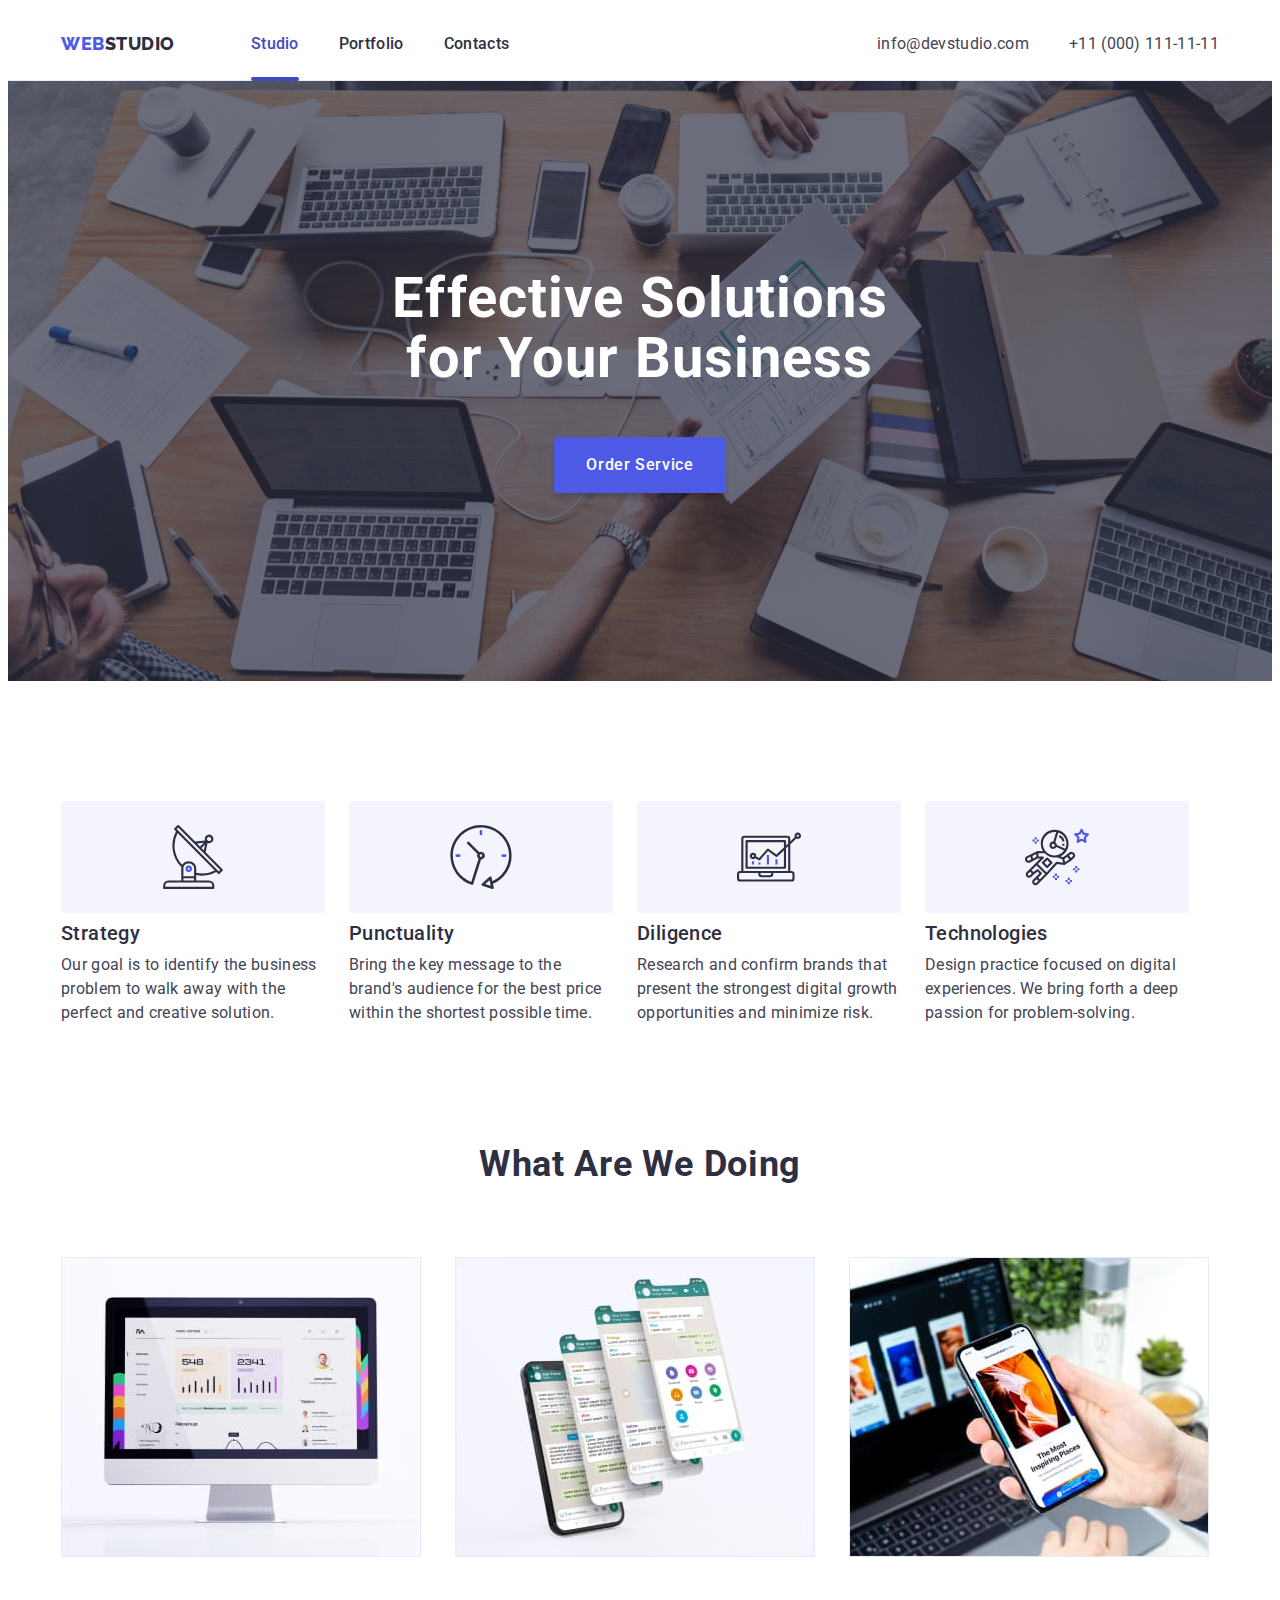
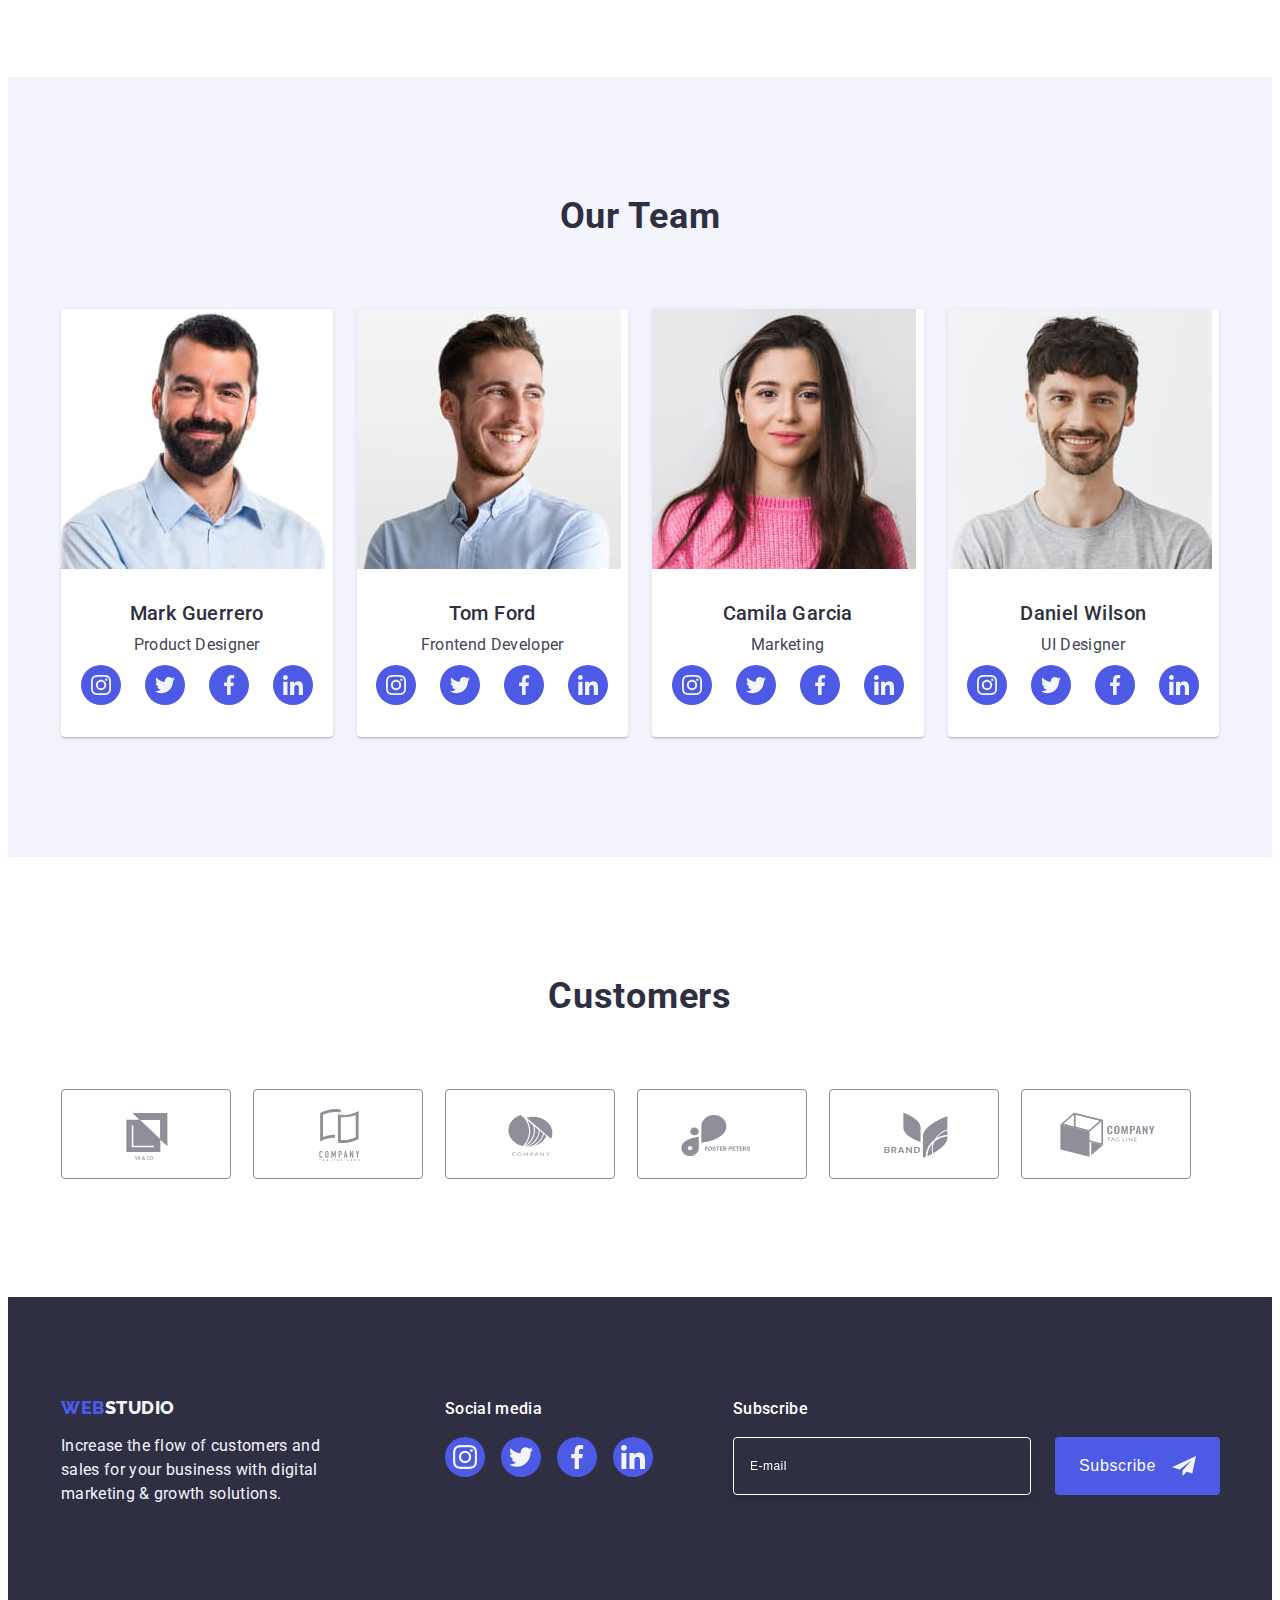
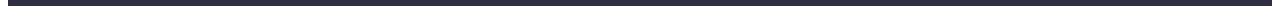
<file: index.html>
<!DOCTYPE html>
<html lang="en">
<head>
    <meta charset="UTF-8">
    <meta http-equiv="X-UA-Compatible" content="IE=edge">
    <meta name="viewport" content="width=device-width, initial-scale=1.0">
    <title>Main Page</title>
    <link rel="preconnect" href="https://fonts.googleapis.com">
    <link rel="preconnect" href="https://fonts.gstatic.com" crossorigin>
    <link href="https://fonts.googleapis.com/css2?family=Raleway:wght@800&family=Roboto:wght@400;500;700&display=swap" rel="stylesheet">
    <link rel="stylesheet" href="https://cdnjs.cloudflare.com/ajax/libs/modern-normalize/1.1.0/modern-normalize.min.css" integrity="sha512-wpPYUAdjBVSE4KJnH1VR1HeZfpl1ub8YT/NKx4PuQ5NmX2tKuGu6U/JRp5y+Y8XG2tV+wKQpNHVUX03MfMFn9Q==" crossorigin="anonymous" referrerpolicy="no-referrer" />
    <link rel="stylesheet" href="./css/styles.css" />
</head>
<body>
    <!-- HEADER -->
    <header class="page-header">
        <div class="page-header-container container">
            <nav class="page-nav">
                <a class="header-logotype logotype link" href="./index.html">Web<span class="logotype-second-color-dark">Studio</span></a>
                <ul class="menu list">
                    <li class="menu-item"><a class="menu-link link current" href="./index.html">Studio</a></li>
                    <li class="menu-item"><a class="menu-link link" href="./portfolio.html">Portfolio</a></li>
                    <li class="menu-item"><a class="menu-link link" href="">Contacts</a></li>
                </ul>
            </nav>
            <address class="address">
                <ul class="contact-address list">
                    <li class="contact-item"><a class="contact contact-mail link" href="mailto:info@devstudio.com">info@devstudio.com</a></li>
                    <li class="contact-item"><a class="contact link" href="tel:+110001111111">+11 (000) 111-11-11</a></li>
                </ul>
            </address>
        </div>
    </header>
    <main>
        <!-- HERO -->
        <section class="hero">
            <div class="container">
                <h1 class="hero-title">Effective Solutions for Your Business</h1>
                <button class="hero-modal-btn modal-btn" type="button" data-modal-open>Order Service</button>
            </div>
        </section>
        <!-- ADVANTAGES -->
        <section class="advantages">
            <div class="container">
                <h2 class="advantages-headline visually-hidden">Examples of solutions</h2>
                <ul class="advantages-list list">
                    <li class="advantages-item">
                        <div class="adventages-icon-container">
                            <svg class="adventages-icon" width="64" height="64">
                                <use href="./images/icons.svg#antenna"></use>
                            </svg>
                        </div>
                        <h3 class="advantages-title title">Strategy</h3>
                        <p class="advantages-description description">Our goal is to identify the business
                            problem to walk away with the perfect and creative solution. </p>
                    </li>
                    <li class="advantages-item">
                        <div class="adventages-icon-container">
                            <svg class="adventages-icon" width="64" height="64">
                                <use href="./images/icons.svg#clock"></use>
                            </svg>
                        </div>
                        <h3 class="advantages-title title">Punctuality</h3>
                        <p class="advantages-description description">Bring the key message to the brand's audience for the best price within the shortest possible time.</p>
                    </li>
                    <li class="advantages-item">
                        <div class="adventages-icon-container">
                            <svg class="adventages-icon" width="64" height="64">
                                <use href="./images/icons.svg#diagram"></use>
                            </svg>
                        </div>
                        <h3 class="advantages-title title">Diligence</h3>
                        <p class="advantages-description description">Research and confirm brands that present the strongest digital growth opportunities and minimize risk.</p>
                    </li>
                    <li class="advantages-item">
                        <div class="adventages-icon-container">
                            <svg class="adventages-icon" width="64" height="64">
                                <use href="./images/icons.svg#astronaut"></use>
                            </svg>
                        </div>
                        <h3 class="advantages-title title">Technologies</h3>
                        <p class="advantages-description description">Design practice focused on digital experiences. We bring forth a deep passion for problem-solving.</p>
                    </li>
                </ul>
            </div>
        </section>
        <!-- DOING -->
        <section class="doing section">
            <div class="container">
                <h2 class="doing-title headline">What are we doing</h2>
                <ul class="doing-list list">
                    <li class=doing-item><img src="./images/photo1.jpg" alt="laptop" width="360"></li>
                    <li class=doing-item><img src="./images/photo2.jpg" alt="phone" width="360"></li>
                    <li class=doing-item><img src="./images/photo3.jpg" alt="laptop and phone" width="360"></li>
                </ul>
            </div>
        </section>
        <!-- TEAM -->
        <section class="team section">
            <div class="container">
                <h2 class="team-title headline">Our Team</h2>
                <ul class="team-list list">
                    <li class="team-item">
                        <img src="./images/person1.jpg" alt="person" width="264">
                        <div class="team-text-container">
                            <h3 class="team-title title">Mark Guerrero</h3>
                            <p class="team-description description">Product Designer</p>
                            <ul class="social-list list">
                                <li class="social-list-item">
                                    <a href="" class="social-list-link">
                                        <svg class="social-list-icon" width="20" height="20">
                                            <use href="./images/icons.svg#instagram"></use>
                                        </svg>
                                    </a>
                                </li>
                                <li class="social-list-item">
                                    <a href="" class="social-list-link">
                                        <svg class="social-list-icon" width="20" height="20">
                                            <use href="./images/icons.svg#twitter"></use>
                                        </svg>
                                    </a>
                                </li>
                                <li class="social-list-item">
                                    <a href="" class="social-list-link">
                                        <svg class="social-list-icon" width="20" height="20">
                                            <use href="./images/icons.svg#facebook"></use>
                                        </svg>
                                    </a>
                                </li>
                                <li class="social-list-item">
                                    <a href="" class="social-list-link">
                                        <svg class="social-list-icon" width="20" height="20">
                                            <use href="./images/icons.svg#linkedin"></use>
                                        </svg>
                                    </a>
                                </li>
                            </ul>
                        </div>
                    </li>
                    <li class="team-item">
                        <img src="./images/person2.jpg" alt="person" width="264">
                        <div class="team-text-container">
                            <h3 class="team-title title">Tom Ford</h3>
                            <p class="team-description description">Frontend Developer</p>
                            <ul class="social-list list">
                                <li class="social-list-item">
                                    <a href="" class="social-list-link">
                                        <svg class="social-list-icon" width="20" height="20">
                                            <use href="./images/icons.svg#instagram"></use>
                                        </svg>
                                    </a>
                                </li>
                                <li class="social-list-item">
                                    <a href="" class="social-list-link">
                                        <svg class="social-list-icon" width="20" height="20">
                                            <use href="./images/icons.svg#twitter"></use>
                                        </svg>
                                    </a>
                                </li>
                                <li class="social-list-item">
                                    <a href="" class="social-list-link">
                                        <svg class="social-list-icon" width="20" height="20">
                                            <use href="./images/icons.svg#facebook"></use>
                                        </svg>
                                    </a>
                                </li>
                                <li class="social-list-item">
                                    <a href="" class="social-list-link">
                                        <svg class="social-list-icon" width="20" height="20">
                                            <use href="./images/icons.svg#linkedin"></use>
                                        </svg>
                                    </a>
                                </li>
                            </ul>
                        </div>
                    </li>
                    <li class="team-item">
                        <img src="./images/person3.jpg" alt="person" width="264">
                        <div class="team-text-container">
                            <h3 class="team-title title">Camila Garcia</h3>
                            <p class="team-description description">Marketing</p>
                            <ul class="social-list list">
                                <li class="social-list-item">
                                    <a href="" class="social-list-link">
                                        <svg class="social-list-icon" width="20" height="20">
                                            <use href="./images/icons.svg#instagram"></use>
                                        </svg>
                                    </a>
                                </li>
                                <li class="social-list-item">
                                    <a href="" class="social-list-link">
                                        <svg class="social-list-icon" width="20" height="20">
                                            <use href="./images/icons.svg#twitter"></use>
                                        </svg>
                                    </a>
                                </li>
                                <li class="social-list-item">
                                    <a href="" class="social-list-link">
                                        <svg class="social-list-icon" width="20" height="20">
                                            <use href="./images/icons.svg#facebook"></use>
                                        </svg>
                                    </a>
                                </li>
                                <li class="social-list-item">
                                    <a href="" class="social-list-link">
                                        <svg class="social-list-icon" width="20" height="20">
                                            <use href="./images/icons.svg#linkedin"></use>
                                        </svg>
                                    </a>
                                </li>
                            </ul>
                        </div>
                    </li>
                    <li class="team-item">
                        <img src="./images/person4.jpg" alt="person" width="264">
                        <div class="team-text-container">
                            <h3 class="team-title title">Daniel Wilson</h3>
                            <p class="team-description description">UI Designer</p>
                            <ul class="social-list list">
                                <li class="social-list-item">
                                    <a href="" class="social-list-link">
                                        <svg class="social-list-icon" width="20" height="20">
                                            <use href="./images/icons.svg#instagram"></use>
                                        </svg>
                                    </a>
                                </li>
                                <li class="social-list-item">
                                    <a href="" class="social-list-link">
                                        <svg class="social-list-icon" width="20" height="20">
                                            <use href="./images/icons.svg#twitter"></use>
                                        </svg>
                                    </a>
                                </li>
                                <li class="social-list-item">
                                    <a href="" class="social-list-link">
                                        <svg class="social-list-icon" width="20" height="20">
                                            <use href="./images/icons.svg#facebook"></use>
                                        </svg>
                                    </a>
                                </li>
                                <li class="social-list-item">
                                    <a href="" class="social-list-link">
                                        <svg class="social-list-icon" width="20" height="20">
                                            <use href="./images/icons.svg#linkedin"></use>
                                        </svg>
                                    </a>
                                </li>
                            </ul>
                        </div>
                    </li>
                </ul>
            </div>
        </section>
        <!-- CUSTOMERS -->
        <section class="customers section">
            <div class="container">
                <h2 class="customers-title headline">Customers</h2>
                <ul class="customers-list list">
                    <li class="customers-item">
                        <a href="" class="customers-link">
                            <svg class="customers-icon" width="104" height="56">
                                <use href="./images/icons.svg#yaco"></use>
                            </svg>
                        </a>
                    </li>
                    <li class="customers-item">
                        <a href="" class="customers-link">
                            <svg class="customers-icon" width="104" height="56">
                                <use href="./images/icons.svg#tagline"></use>
                            </svg>
                        </a>
                    </li>
                    <li class="customers-item">
                        <a href="" class="customers-link">
                            <svg class="customers-icon" width="104" height="56">
                                <use href="./images/icons.svg#company"></use>
                            </svg>
                        </a>
                    </li>
                    <li class="customers-item">
                        <a href="" class="customers-link">
                            <svg class="customers-icon" width="104" height="56">
                                <use href="./images/icons.svg#foster"></use>
                            </svg>
                        </a>
                    </li>
                    <li class="customers-item">
                        <a href="" class="customers-link">
                            <svg class="customers-icon" width="104" height="56">
                                <use href="./images/icons.svg#brand"></use>
                            </svg>
                        </a>
                    </li>
                    <li class="customers-item">
                        <a href="" class="customers-link">
                            <svg class="customers-icon" width="104" height="56">
                                <use href="./images/icons.svg#tag"></use>
                            </svg>
                        </a>
                    </li>
                </ul>
            </div>
        </section>
    </main>
    <!-- FOOTER -->
    <footer class="footer">
        <div class="footer-container container">
            <div class="footer-main-container">
                <a class="footer-logotype logotype link" href="./index.html">Web<span class="logotype-second-color-light">Studio</span></a>
                <p class="footer-description description">Increase the flow of customers and sales for your business with digital marketing & growth solutions.</p>
            </div>
            <div class="footer-link-container">
                <h2 class="footer-title">Social media</h2>
                <ul class="footer-list list">
                    <li class="footer-item">
                        <a href="" class="footer-link">
                            <svg class="footer-icon" width="24" height="24">
                                <use href="./images/icons.svg#instagram"></use>
                            </svg>
                        </a>
                    </li>
                    <li class="footer-item">
                        <a href="" class="footer-link">
                            <svg class="footer-icon" width="24" height="24">
                                <use href="./images/icons.svg#twitter"></use>
                            </svg>
                        </a>
                    </li>
                    <li class="footer-item">
                        <a href="" class="footer-link">
                            <svg class="footer-icon" width="24" height="24">
                                <use href="./images/icons.svg#facebook"></use>
                            </svg>
                        </a>
                    </li>
                    <li class="footer-item">
                        <a href="" class="footer-link">
                            <svg class="footer-icon" width="24" height="24">
                                <use href="./images/icons.svg#linkedin"></use>
                            </svg>
                        </a>
                    </li>
                </ul>
            </div>
            <div class="footer-subscribe-container">
                <h2 class="footer-title">Subscribe</h2>
                <form class="footer-form">
                    <label class="footer-form-field" aria-label="footer-email">
                        <input type="email" name="user_email" class="footer-form-input" placeholder="E-mail" required >
                    </label>
                    <button type="submit" class="footer-form-submit">
                        <p class="footer-submit-desc">Subscribe</p>
                        <svg class="footer-icon" width="24" height="24">
                            <use href="./images/icons.svg#subscribe"></use>
                        </svg>
                    </button>
                </form>
            </div>
        </div>
    </footer>
    <!-- MODAL FORM -->
    <div class="backdrop is-hidden" data-modal>
        <div class="modal">
            <button class="modal-close-btn" type="button" data-modal-close>
                <svg class="modal-close-btn-icon" width="8" height="8">
                    <use href="./images/icons.svg#close-btn"></use>
                </svg>
            </button>
            <p class="modal-description description">Leave your contacts and we will call you back</p>
            <form class="modal-form">
                <label class="modal-form-field">
                    <span class="modal-form-input-desc descriptionV2">Name</span>
                    <span class="modal-form-input-wrapper">
                        <input type="text" name="user_name" class="modal-form-input" required pattern="[a-zA-Zа-яА-Я]+" minlength="2">
                        <svg class="modal-form-input-icon" width="18" height="24">
                            <use href="./images/icons.svg#person"></use>
                        </svg>
                    </span>
                </label>
                <label class="modal-form-field">
                    <span class="modal-form-input-desc descriptionV2">Phone</span>
                    <span class="modal-form-input-wrapper">
                        <input type="tel" name="user_phone" class="modal-form-input" required pattern="[0-9]{3}-[0-9]{3}-[0-9]{2}-[0-9]{2}" title="xxx-xxx-xx-xx">
                        <svg class="modal-form-input-icon" width="18" height="24">
                            <use href="./images/icons.svg#phone"></use>
                        </svg>
                    </span>
                </label>
                <label class="modal-form-field">
                    <span class="modal-form-input-desc descriptionV2">Email</span>
                    <span class="modal-form-input-wrapper">
                        <input type="email" name="user_email" class="modal-form-input" required >
                        <svg class="modal-form-input-icon" width="18" height="24">
                            <use href="./images/icons.svg#email"></use>
                        </svg>
                    </span>
                </label>
                <label class="modal-form-field">
                    <span class="modal-form-input-desc descriptionV2">Comment</span>
                    <textarea name="user_message" class="modal-form-message" placeholder="Text input"></textarea>
                </label>
                <input id="user-policy" type="checkbox" name="user_policy" class="modal-form-check visually-hidden" required>
                <label for="user-policy" class="modal-form-check-desc descriptionV2">I accept the terms and conditions of the&nbsp;<a href="" class="user-policy-link">Privacy Policy</a></label>
                <button type="submit" class="modal-form-submit modal-btn">Send</button>
            </form>
        </div>
    </div>
    <script src="./js/modal.js"></script>
</body>
</html>
</file>
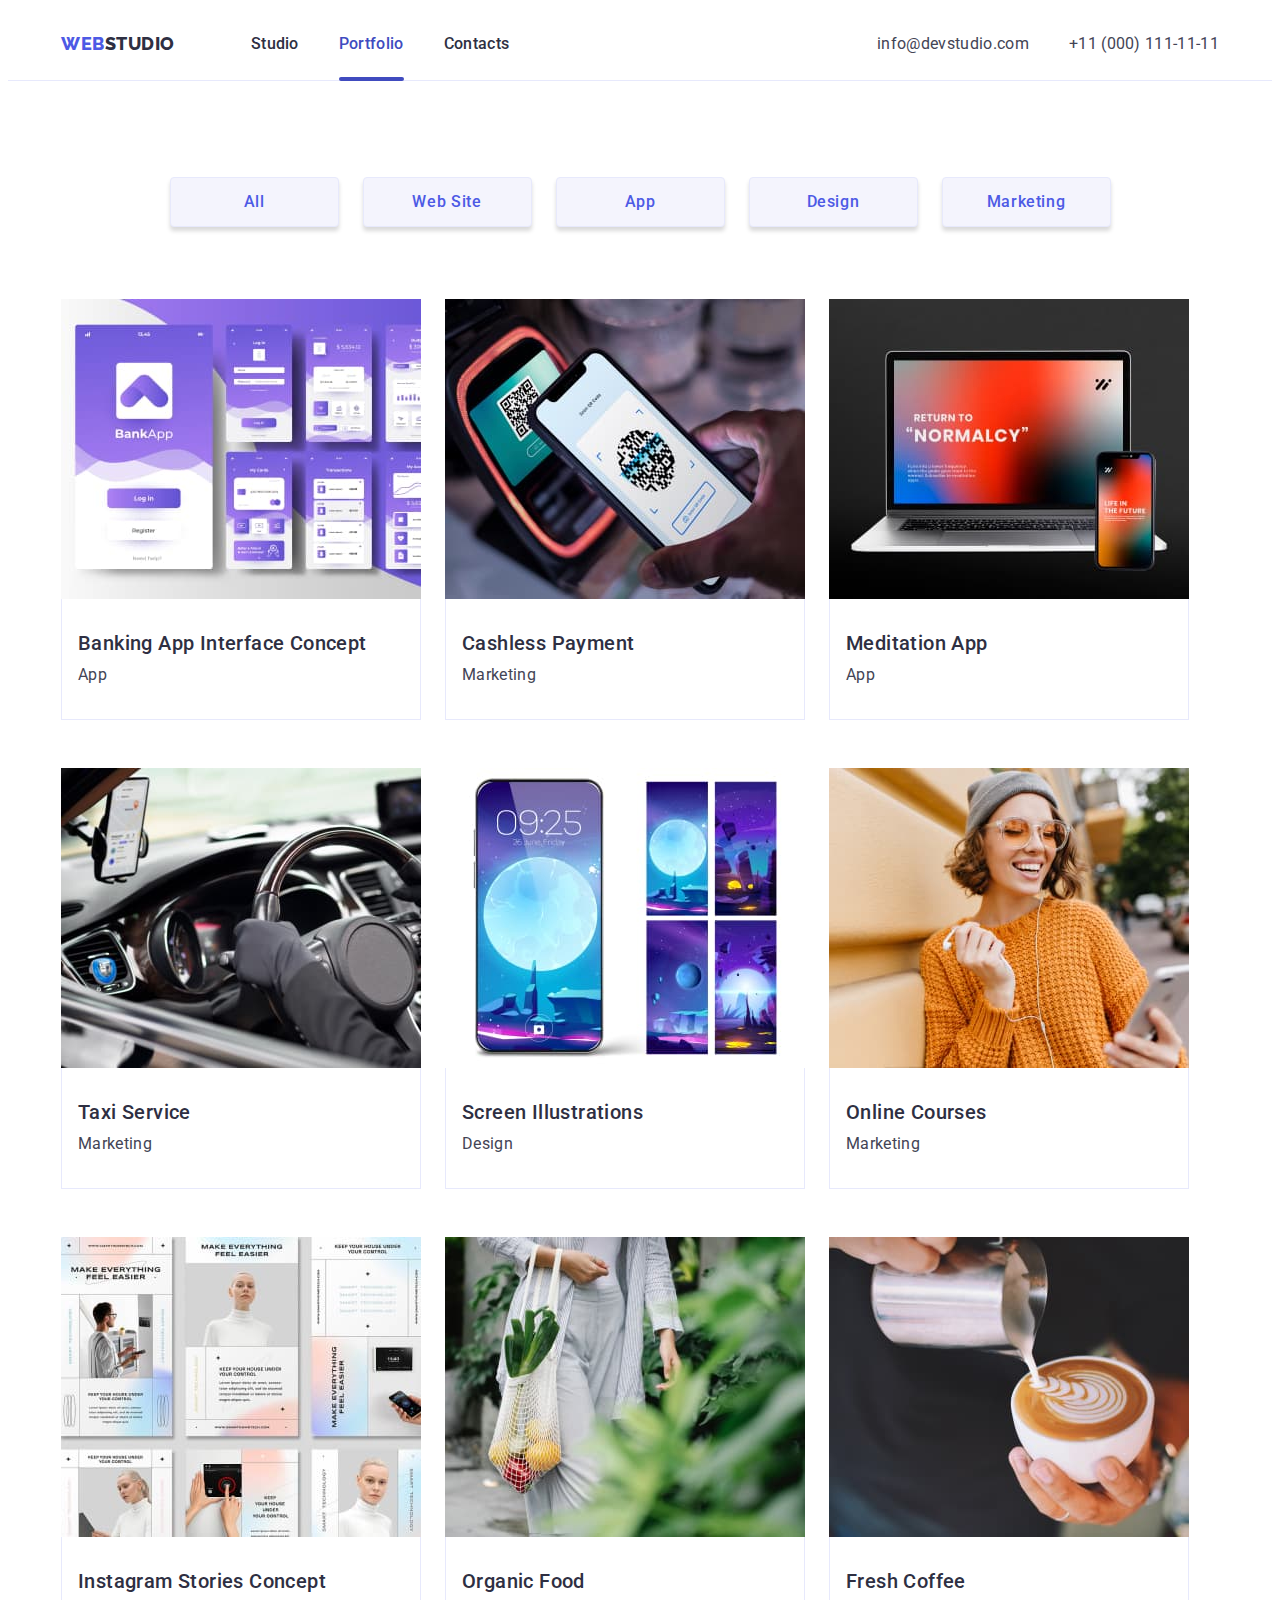
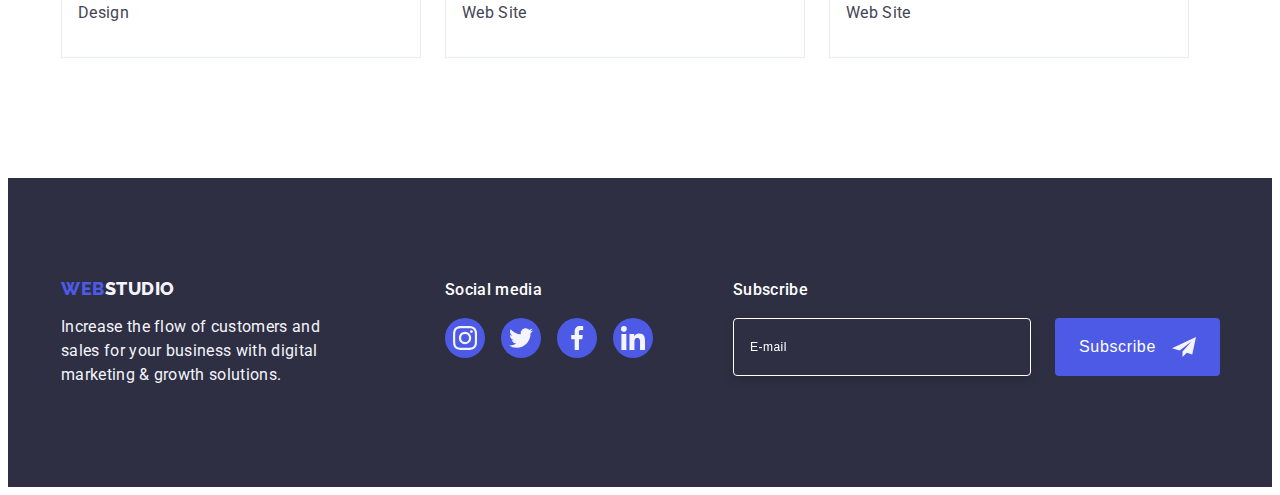
<file: portfolio.html>
<!DOCTYPE html>
<html lang="en">
<head>
    <meta charset="UTF-8">
    <meta http-equiv="X-UA-Compatible" content="IE=edge">
    <meta name="viewport" content="width=device-width, initial-scale=1.0">
    <title>Portfolio</title>
    <link rel="preconnect" href="https://fonts.googleapis.com">
    <link rel="preconnect" href="https://fonts.gstatic.com" crossorigin>
    <link href="https://fonts.googleapis.com/css2?family=Raleway:wght@800&family=Roboto:wght@400;500;700&display=swap" rel="stylesheet">
    <link rel="stylesheet" href="https://cdnjs.cloudflare.com/ajax/libs/modern-normalize/1.1.0/modern-normalize.min.css" integrity="sha512-wpPYUAdjBVSE4KJnH1VR1HeZfpl1ub8YT/NKx4PuQ5NmX2tKuGu6U/JRp5y+Y8XG2tV+wKQpNHVUX03MfMFn9Q==" crossorigin="anonymous" referrerpolicy="no-referrer" />
    <link rel="stylesheet" href="./css/styles.css" />
</head>
<body>
    <!-- HEADER -->
    <header class="page-header">
        <div class="page-header-container container">
            <nav class="page-nav">
                <a class="header-logotype logotype link" href="./index.html">Web<span class="logotype-second-color-dark">Studio</span></a>
                <ul class="menu list">
                    <li class="menu-item"><a class="menu-link link" href="./index.html">Studio</a></li>
                    <li class="menu-item"><a class="menu-link link current" href="./portfolio.html">Portfolio</a></li>
                    <li class="menu-item"><a class="menu-link link" href="">Contacts</a></li>
                </ul>
            </nav>
            <address class="address">
                <ul class="contact-address list">
                    <li class="contact-item"><a class="contact contact-mail link" href="mailto:info@devstudio.com">info@devstudio.com</a></li>
                    <li class="contact-item"><a class="contact link" href="tel:+110001111111">+11 (000) 111-11-11</a></li>
                </ul>
            </address>
        </div>
    </header>
    <main>
        <!-- FUNCTIONAL -->
        <section class="functional">
            <div class="container">
                <h1 class="visually-hidden">Site navigation</h1>
                    <ul class="functional-buttons-list list">
                        <li class="functional-buttons-item"><button class="functional-modal-btn modal-btn" type="button">All</button></li>
                        <li class="functional-buttons-item"><button class="functional-modal-btn modal-btn" type="button">Web Site</button></li>
                        <li class="functional-buttons-item"><button class="functional-modal-btn modal-btn" type="button">App</button></li>
                        <li class="functional-buttons-item"><button class="functional-modal-btn modal-btn" type="button">Design</button></li>
                        <li class="functional-buttons-item"><button class="functional-modal-btn modal-btn" type="button">Marketing</button></li>
                    </ul>
                    <ul class="functional-list list">
                        <li class="functional-item">
                            <a class="functional-link link" href="">
                                <div class="functional-list-img-wrapper">
                                    <img src="./images/portfolio_p1.jpg" alt="Banking App Interface Concept" width="360">
                                    <p class="overlay description">14 Stylish and User-Friendly App Design Concepts · Task Manager App · Calorie Tracker App · Exotic Fruit Ecommerce App · Cloud Storage App</p>
                                </div>
                            <div class="functional-text-container">
                                <h2 class="functional-title title">Banking App Interface Concept</h2>
                                <p class="functional-description description">App</p>
                            </div></a>
                        </li>
                        <li class="functional-item">
                            <a class="functional-link link" href="">
                                <div class="functional-list-img-wrapper">
                                    <img src="./images/portfolio_p2.jpg" alt="Cashless Payment" width="360">
                                    <p class="overlay description">14 Stylish and User-Friendly App Design Concepts · Task Manager App · Calorie Tracker App · Exotic Fruit Ecommerce App · Cloud Storage App</p>
                                </div>
                            <div class="functional-text-container">
                                <h2 class="functional-title title">Cashless Payment</h2>
                                <p class="functional-description description">Marketing</p>
                            </div></a>
                        </li>
                        <li class="functional-item">
                            <a class="functional-link link" href="">
                                <div class="functional-list-img-wrapper">
                                    <img src="./images/portfolio_p3.jpg" alt="Meditation App" width="360">
                                    <p class="overlay description">14 Stylish and User-Friendly App Design Concepts · Task Manager App · Calorie Tracker App · Exotic Fruit Ecommerce App · Cloud Storage App</p>
                                </div>
                            <div class="functional-text-container">
                                <h2 class="functional-title title">Meditation App</h2>
                                <p class="functional-description description">App</p>
                            </div></a>
                        </li>
                        <li class="functional-item">
                            <a class="functional-link link" href="">
                                <div class="functional-list-img-wrapper">
                                    <img src="./images/portfolio_p4.jpg" alt="Taxi Service" width="360">
                                    <p class="overlay description">14 Stylish and User-Friendly App Design Concepts · Task Manager App · Calorie Tracker App · Exotic Fruit Ecommerce App · Cloud Storage App</p>
                                </div>
                            <div class="functional-text-container">
                                <h2 class="functional-title title">Taxi Service</h2>
                                <p class="functional-description description">Marketing</p>
                            </div></a>
                        </li>
                        <li class="functional-item">
                            <a class="functional-link link" href="">
                                <div class="functional-list-img-wrapper">
                                    <img src="./images/portfolio_p5.jpg" alt="Screen Illustrations" width="360">
                                    <p class="overlay description">14 Stylish and User-Friendly App Design Concepts · Task Manager App · Calorie Tracker App · Exotic Fruit Ecommerce App · Cloud Storage App</p>
                                </div>
                            <div class="functional-text-container">
                                <h2 class="functional-title title">Screen Illustrations</h2>
                                <p class="functional-description description">Design</p>
                            </div></a>
                        </li>
                        <li class="functional-item">
                            <a class="functional-link link" href="">
                                <div class="functional-list-img-wrapper">
                                    <img src="./images/portfolio_p6.jpg" alt="Online Courses" width="360">
                                    <p class="overlay description">14 Stylish and User-Friendly App Design Concepts · Task Manager App · Calorie Tracker App · Exotic Fruit Ecommerce App · Cloud Storage App</p>
                                </div>
                            <div class="functional-text-container">
                                <h2 class="functional-title title">Online Courses</h2>
                                <p class="functional-description description">Marketing</p>
                            </div></a>
                        </li>
                        <li class="functional-item">
                            <a class="functional-link link" href="">
                                <div class="functional-list-img-wrapper">
                                    <img src="./images/portfolio_p7.jpg" alt="Instagram Stories Concept" width="360">
                                    <p class="overlay description">14 Stylish and User-Friendly App Design Concepts · Task Manager App · Calorie Tracker App · Exotic Fruit Ecommerce App · Cloud Storage App</p>
                                </div>
                            <div class="functional-text-container">
                                <h2 class="functional-title title">Instagram Stories Concept</h2>
                                <p class="functional-description description">Design</p>
                            </div></a>
                        </li>
                        <li class="functional-item">
                            <a class="functional-link link" href="">
                                <div class="functional-list-img-wrapper">
                                    <img src="./images/portfolio_p8.jpg" alt="Organic Food" width="360">
                                    <p class="overlay description">14 Stylish and User-Friendly App Design Concepts · Task Manager App · Calorie Tracker App · Exotic Fruit Ecommerce App · Cloud Storage App</p>
                                </div>
                            <div class="functional-text-container">
                                <h2 class="functional-title title">Organic Food</h2>
                                <p class="functional-description description">Web Site</p>
                            </div></a>
                        </li>
                        <li class="functional-item">
                            <a class="functional-link link" href="">
                                <div class="functional-list-img-wrapper">
                                    <img src="./images/portfolio_p9.jpg" alt="Fresh Coffee" width="360">
                                    <p class="overlay description">14 Stylish and User-Friendly App Design Concepts · Task Manager App · Calorie Tracker App · Exotic Fruit Ecommerce App · Cloud Storage App</p>
                                </div>
                            <div class="functional-text-container">
                                <h2 class="functional-title title">Fresh Coffee</h2>
                                <p class="functional-description description">Web Site</p>
                            </div></a>
                        </li>
                    </ul>
            </div>
        </section>
    </main>
    <!-- FOOTER -->
    <footer class="footer">
        <div class="footer-container container">
            <div class="footer-main-container">
                <a class="footer-logotype logotype link" href="./index.html">Web<span class="logotype-second-color-light">Studio</span></a>
                <p class="footer-description description">Increase the flow of customers and sales for your business with digital marketing & growth solutions.</p>
            </div>
            <div class="footer-link-container">
                <h2 class="footer-title">Social media</h2>
                <ul class="footer-list list">
                    <li class="footer-item">
                        <a href="" class="footer-link">
                            <svg class="footer-icon" width="24" height="24">
                                <use href="./images/icons.svg#instagram"></use>
                            </svg>
                        </a>
                    </li>
                    <li class="footer-item">
                        <a href="" class="footer-link">
                            <svg class="footer-icon" width="24" height="24">
                                <use href="./images/icons.svg#twitter"></use>
                            </svg>
                        </a>
                    </li>
                    <li class="footer-item">
                        <a href="" class="footer-link">
                            <svg class="footer-icon" width="24" height="24">
                                <use href="./images/icons.svg#facebook"></use>
                            </svg>
                        </a>
                    </li>
                    <li class="footer-item">
                        <a href="" class="footer-link">
                            <svg class="footer-icon" width="24" height="24">
                                <use href="./images/icons.svg#linkedin"></use>
                            </svg>
                        </a>
                    </li>
                </ul>
            </div>
            <div class="footer-subscribe-container">
                <h2 class="footer-title">Subscribe</h2>
                <form class="footer-form">
                    <label class="footer-form-field">
                        <span class="footer-form-input-wrapper">
                            <input type="email" name="user_email" class="footer-form-input" placeholder="E-mail" required >
                        </span>
                    </label>
                    <button type="submit" class="footer-form-submit">
                        <p class="footer-submit-desc">Subscribe</p>
                        <svg class="footer-icon" width="24" height="24">
                            <use href="./images/icons.svg#subscribe"></use>
                        </svg>
                    </button>
                </form>
            </div>
        </div>
    </footer>
</body>
</html>
</file>
<file: css/styles.css>
:root {
--accent-color: #404BBF;
--main-text-color: #434455;
--second-text-color: #2E2F42;
--dark-bg-color: #2E2F42;
--light-color: #F4F4FD;
--white-color: #FFFFFF;
--light-blue-color: #4D5AE5;
--border: 1px solid #E7E9FC;
--medium-font-weight: 500;
--smollest-font-size: 16px;
--main-line-height: 1.5;
--main-letter-spacing: 0.02em;
--main-gap: 24px;
--transition-dur-and-func: 250ms cubic-bezier(0.4, 0, 0.2, 1);
}

p, h1, h2, h3, h4, h5, h6 {
margin-top: 0;
margin-bottom: 0;
}

ul, ol {
margin-top: 0;
margin-bottom: 0;
padding-left: 0;
}

button {
cursor: pointer;
}

address {
font-style: normal;
}

img {
display: block;
max-width: 100%;
height: auto;
}

.visually-hidden {
position: absolute;
width: 1px;
height: 1px;
margin: -1px;
border: 0;
padding: 0;
white-space: nowrap;
clip-path: inset(100%);
clip: rect(0 0 0 0);
overflow: hidden;
}

.list {
list-style: none;
}

.link {
text-decoration: none;
}

.section {
padding-top: 120px;
padding-bottom: 120px;
}

.container {
width: 1158px;
margin-left: auto;
margin-right: auto;
padding-left: 15px;
padding-right: 15px;
}

/* ================= COMPONENTS ================*/
body {
font-family: 'Roboto', sans-serif;
color: var(--main-text-color);
background-color: var(--white-color);
}

.modal-btn {
min-width: 169px;
font-family: inherit;
font-weight: var(--medium-font-weight);
font-size: var(--smollest-font-size);
line-height: var(--main-line-height);
letter-spacing: 0.04em;
border: none;
border-radius: 4px;
background-color: var(--light-blue-color);
color: var(--white-color);
box-shadow: 0px 4px 4px rgba(0, 0, 0, 0.15);
transition: background-color var(--transition-dur-and-func);
}

.modal-btn:hover,
.modal-btn:focus {
background-color: var(--accent-color);
}

.headline {
font-size: 36px;
line-height: 1.11;
letter-spacing: var(--main-letter-spacing);
text-transform: capitalize;
text-align: center;
color: var(--second-text-color);
margin-bottom: 72px;
}

.title {
font-weight: var(--medium-font-weight);
font-size: 20px;
line-height: 1.2;
letter-spacing: var(--main-letter-spacing);
color: var(--second-text-color);
}

.description {
font-size: var(--smollest-font-size);
line-height: var(--main-line-height);
letter-spacing: var(--main-letter-spacing);
}

.descriptionV2 {
font-size: 12px;
line-height: 1.17;
letter-spacing: 0.04em;
}

/* ================= /COMPONENTS ================*/

/* ================= HEADER ================*/
.page-header {
padding-top: 24px;
padding-bottom: 24px;
border-bottom: var(--border);
}

.page-header-container {
display: flex;
align-items: center;
justify-content: space-between;
}

.page-nav {
display: flex;
align-items: center;
}

.menu {
display: flex;
align-items: center;
}

.contact-address {
display: flex;
align-items: center;
}

.header-logotype {
margin-right: 76px;
}

.menu-item:not(:last-child) {
margin-right: 40px;
}

.contact-mail {
margin-right: 40px;
}

.logotype {
font-family: 'Raleway', sans-serif;
font-weight: 800;
font-size: 18px;
line-height: 1.17;
letter-spacing: 0.03em;
text-transform: uppercase;
color: var(--light-blue-color);
}

.logotype-second-color-dark {
color: var(--second-text-color);
}

.menu-link {
font-weight: var(--medium-font-weight);
font-size: var(--smollest-font-size);
line-height: var(--main-line-height);
letter-spacing: var(--main-letter-spacing);
color: var(--second-text-color);
transition: color var(--transition-dur-and-func);
}

.menu-link:hover,
.menu-link:focus {
color: var(--accent-color);
}

.current {
position: relative;
color: var(--accent-color);
}

.current::after {
display: block;
content: '';
width: 100%;
height: 4px;
background-color: var(--accent-color);
border-radius: 2px;
position: absolute;
left: 0;
margin-top: 21px;
}

.contact {
font-size: var(--smollest-font-size);
line-height: var(--main-line-height);
letter-spacing: var(--main-letter-spacing);
color: var(--main-text-color);
transition: color var(--transition-dur-and-func);
}

.contact:hover,
.contact:focus {
color: var(--accent-color);
}

/* ================= /HEADER ================*/

/* ================= HERO ================*/
.hero {
background-color: var(--dark-bg-color);
padding-top: 188px;
padding-bottom: 188px;
text-align: center;
max-width: 1440px;
margin: 0 auto;
background-image: linear-gradient(rgba(46, 47, 66, 0.7), rgba(46, 47, 66, 0.7)), url(../images/hero/people-office.jpg);
background-size: cover;
}

.hero-title {
width: 496px;
margin-left: auto;
margin-right: auto;
margin-bottom: 48px;
font-size: 56px;
line-height: 1.07;
letter-spacing: var(--main-letter-spacing);
color: var(--white-color);
}

.hero-modal-btn {
padding: 16px 32px;
}

/* ================= /HERO ================*/

/* ================= ADVANTAGES ================*/

.advantages {
padding-top: 120px;
}

.advantages-list {
display: flex;
flex-wrap: wrap;
gap: var(--main-gap);
}

.advantages-item {
flex-basis: calc((100% - 3 * 24px) / 4);
max-width: 264px;
}

.adventages-icon-container {
display: flex;
justify-content: center;
align-items: center;
height: 112px;
background-color: var(--light-color);
border-radius: 4px;
margin-bottom: 8px;
}

.advantages-title {
margin-bottom: 8px;
}

/* ================= /ADVANTAGES ================*/

/* ================= DOING ================*/

.doing-list {
display: flex;
flex-wrap: wrap;
gap: var(--main-gap);
}

.doing-item {
flex-basis: calc((100% - 48px) / 3);
}

/* ================= /DOING ================*/

/* ================= TEAM ================*/

.team {
background-color: var(--light-color);
}

.team-list {
display: flex;
flex-wrap: wrap;
gap: var(--main-gap);
}

.team-item {
background-color: var(--white-color);
flex-basis: calc((100% - 72px) / 4);
box-shadow: 0px 1px 6px rgba(46, 47, 66, 0.08), 0px 1px 1px rgba(46, 47, 66, 0.16), 0px 2px 1px rgba(46, 47, 66, 0.08);
border-radius: 0px 0px 4px 4px;
width: 264px;
}

.team-text-container {
padding: 32px 16px;
display: flex;
flex-direction: column;
align-items: center;
gap: 8px;
}

.social-list {
display: flex;
gap: 24px;
}

.social-list-item {
width: 40px;
height: 40px;
}

.social-list-link {
display: flex;
justify-content: center;
align-items: center;
width: 100%;
height: 100%;
border-radius: 50%;
background-color: var(--light-blue-color);
transition: background-color var(--transition-dur-and-func);
}

.social-list-link:hover,
.social-list-link:focus {
background-color: var(--accent-color);
}

.social-list-icon {
fill: var(--light-color);
}

/* ================= /TEAM ================*/

/* ================= /CUSTOMERS ================*/

.customers-list {
display: flex;
gap: 24px;
}

.customers-item {
width: 168px;
height: 88px;
}

.customers-link {
display: flex;
justify-content: center;
align-items: center;
width: 100%;
height: 100%;
border: 1px solid #8E8F99;
border-radius: 4px;
transition: border var(--transition-dur-and-func);
}

.customers-link:hover,
.customers-link:focus {
border: 1px solid var(--accent-color);
}

.customers-icon {
fill: #8E8F99;
transition: fill var(--transition-dur-and-func)
}

.customers-link:hover .customers-icon,
.customers-link:focus .customers-icon {
fill: var(--accent-color);
}

/* ================= /CUSTOMERS ================*/



/* ======== PORTFOLIO =======*/

/* ====== FUNCTIONAL =====*/

.functional {
padding-top: 96px;
padding-bottom: 120px;
}

.functional-buttons-list {
margin-bottom: 72px;
display: flex;
justify-content: center;
gap: var(--main-gap);
}

.functional-modal-btn {
background: var(--light-color);
color: var(--light-blue-color);
padding: 12px 24px;
border: var(--border);
transition: border-color var(--transition-dur-and-func), color var(--transition-dur-and-func), background-color var(--transition-dur-and-func), box-shadow var(--transition-dur-and-func);
}

.functional-modal-btn:hover,
.functional-modal-btn:focus {
border-color: var(--accent-color);
color: var(--white-color);
background-color: var(--accent-color);
box-shadow: 0px 3px 1px rgba(0, 0, 0, 0.1), 0px 2px 1px rgba(0, 0, 0, 0.08), 0px 2px 2px rgba(0, 0, 0, 0.12);
}

.functional-list {
display: flex;
flex-wrap: wrap;
gap: 48px var(--main-gap);
}

.functional-list-img-wrapper {
position: relative;
overflow: hidden;
}

.overlay {
position: absolute;
left: 0;
top: 0;
width: 100%;
height: 100%;
overflow: auto;
transform: translate(0, 100%);
transition: transform var(--transition-dur-and-func);

color: var(--light-color);
padding: 40px 32px 0;
background-color: var(--light-blue-color);
}

.functional-link:hover .overlay,
.functional-link:focus .overlay {
transform: translate(0, 0);
}

.functional-link {
color: var(--main-text-color);
}

.functional-text-container {
padding: 32px 16px;
border: var(--border);
border-top: none;
transition: border var(--transition-dur-and-func);
}

.functional-item {
transition: box-shadow var(--transition-dur-and-func);
}

.functional-item:hover,
.functional-item:focus {
box-shadow: 0px 1px 6px rgba(46, 47, 66, 0.08), 0px 1px 1px rgba(46, 47, 66, 0.16), 0px 2px 1px rgba(46, 47, 66, 0.08);
}

.functional-link:hover .functional-text-container,
.functional-link:focus .functional-text-container {
border: 1px solid var(--light-color);
border-top: none;
}

.functional-title {
margin-bottom: 8px;
}

/* ====== /FUNCTIONAL =====*/

/* ======== /PORTFOLIO =======*/



/* ================= FOOTER ================*/

.footer {
background-color: var(--dark-bg-color);
padding-top: 100px;
padding-bottom: 100px;
}

.footer-container {
display: flex;
}

.footer-main-container {
margin-right: 120px;
}

.logotype-second-color-light {
color: var(--light-color);
}

.footer-description {
color: var(--light-color);
margin-top: 16px;
width: 264px;
}

.footer-link-container {
margin-right: 80px;
}

.footer-title {
font-weight: var(--medium-font-weight);
font-size: var(--smollest-font-size);
line-height: var(--main-line-height);
letter-spacing: 0.02em;
color: var(--white-color);
margin-bottom: 16px;
}

.footer-list {
display: flex;
gap: 16px;
}

.footer-item {
width: 40px;
height: 40px;
}

.footer-link {
display: flex;
justify-content: center;
align-items: center;
width: 100%;
height: 100%;
border-radius: 50%;
background-color: var(--light-blue-color);
transition: background-color var(--transition-dur-and-func)
}

.footer-link:hover,
.footer-link:focus {
background-color: #31D0AA;
}

.footer-icon {
fill: var(--light-color);
}

.footer-form {
display: flex;
gap: 24px;
}

.footer-form-input {
width: 264px;
height: 40px;
border: 1px solid var(--white-color);
filter: drop-shadow(0px 4px 4px rgba(0, 0, 0, 0.15));
border-radius: 4px;
background-color: var(--second-text-color);
padding: 8px 16px;
font-size: 12px;
line-height: 2;
letter-spacing: 0.04em;
color: var(--white-color);
}

.footer-form-input::placeholder {
font-size: 12px;
line-height: 2;
letter-spacing: 0.04em;
color: var(--white-color);
}

.footer-form-submit {
min-width: 165px;
padding: 8px 24px;
display: flex;
justify-content: center;
align-items: center;
gap: 16px;
border-radius: 4px;
background-color: var(--light-blue-color);
color: var(--white-color);
border: none;
transition: background-color var(--transition-dur-and-func);
}

.footer-form-submit:hover,
.footer-form-submit:focus {
background-color: var(--accent-color);
}

.modal-btn:hover,
.modal-btn:focus {
background-color: var(--accent-color);
}

.footer-submit-desc {
font-family: inherit;
font-weight: var(--medium-font-weight);
font-size: var(--smollest-font-size);
line-height: var(--main-line-height);
letter-spacing: 0.04em;
color: var(--white-color);
}

/* ================= /FOOTER ================*/

/* ================= MODAL WINDOW ================*/

.backdrop {
position: fixed;
top: 0;
left: 0;
width: 100%;
height: 100%;
background-color: rgba(46, 47, 66, 0.4);
z-index: 100;
transition: opacity var(--transition-dur-and-func), visibility var(--transition-dur-and-func);
}

.backdrop.is-hidden {
opacity: 0;
visibility: hidden;
pointer-events: none;
}

.modal {
width: 408px;
height: 584px;
background-color: #FCFCFC;
position: absolute;
top: 50%;
left: 50%;
transform: translate(-50%, -50%) scale(1);
transition: transform var(--transition-dur-and-func);
box-shadow: 0px 1px 1px rgba(0, 0, 0, 0.14), 0px 1px 3px rgba(0, 0, 0, 0.12), 0px 2px 1px rgba(0, 0, 0, 0.2);
border-radius: 4px;
padding: 24px;
}

.backdrop.is-hidden .modal {
transform: translate(-50%, -50%) scaleY(0);
}

.modal-close-btn {
position: absolute;
top: 24px;
right: 24px;
display: flex;
justify-content: center;
align-items: center;
width: 24px;
height: 24px;
border-radius: 50%;
background-color: #E7E9FC;
border: 1px solid rgba(0, 0, 0, 0.1);
padding: 0;
transition: border-color var(--transition-dur-and-func), background-color var(--transition-dur-and-func);
}

.modal-close-btn:hover,
.modal-close-btn:focus {
border-color: var(--accent-color);
background-color: var(--accent-color);
}

.modal-close-btn-icon {
transition: fill var(--transition-dur-and-func);
}

.modal-close-btn:hover .modal-close-btn-icon,
.modal-close-btn:focus .modal-close-btn-icon {
fill: var(--white-color);
}

/* ================= /MODAL WINDOW ================*/

/* ================= MODAL FORM ================*/

.modal-description {
font-weight: 500;
color: var(--second-text-color);
text-align: center;
padding-top: 48px;
padding-bottom: 16px;
}

.modal-form {
display: flex;
flex-direction: column;
}

.modal-form-field:nth-child(-n+3) {
margin-bottom: 8px;
}

.modal-form-field:nth-child(4) {
margin-bottom: 16px;
}

.modal-form-input-desc {
display: block;
color: #8E8F99;
margin-bottom: 4px;
}

.modal-form-input-wrapper {
display: block;
position: relative;
}

.modal-form-input {
width: 100%;
height: 40px;
border: 1px solid rgba(46, 47, 66, 0.4);
border-radius: 4px;
padding-left: 38px;
background-color: #FCFCFC; 
transition: border-color var(--transition-dur-and-func);
}

.modal-form-input:focus {
outline: none;
border-color: var(--light-blue-color);
}

.modal-form-input-icon {
position: absolute;
top: 50%;
left: 16px;
transform: translateY(-50%);
transition: fill var(--transition-dur-and-func);
}

.modal-form-input:focus + .modal-form-input-icon {
fill: var(--light-blue-color);
}

.modal-form-message {
resize: none;
width: 100%;
height: 120px;
border: 1px solid rgba(46, 47, 66, 0.4);
border-radius: 4px;
padding: 8px 16px;
background-color: #FCFCFC;
transition: border-color var(--transition-dur-and-func);
}

.modal-form-message:focus {
outline: none;
border-color: var(--light-blue-color);
}

.modal-form-message::placeholder {
font-size: 12px;
line-height: 1.17;
letter-spacing: 0.04em;
color: rgba(46, 47, 66, 0.4);
}

.modal-form-check-desc::before {
content: '';
display: block;
width: 16px;
height: 16px;
border: 1px solid rgba(46, 47, 66, 0.4);
border-radius: 2px;
cursor: pointer;
margin-right: 8px;
}

.modal-form-check:checked + .modal-form-check-desc::before {
background-color: var(--accent-color);
border-color: var(--accent-color);
background-image: url(../images/check.svg);
background-repeat: no-repeat;
background-position: center;
}

.modal-form-check:checked + .modal-form-check-desc::before {
outline: 2px solid rgba(0, 0, 255, 0.5);
}

.modal-form-check-desc {
color: #8E8F99;
display: flex;
align-items: center;
margin-bottom: 24px;
}

.user-policy-link {
line-height: 1.33;
color: #4D5AE5;
}

.modal-form-submit {
align-self: center;
padding: 16px 32px;
}

/* ================= /MODAL FORM ================*/
</file>
